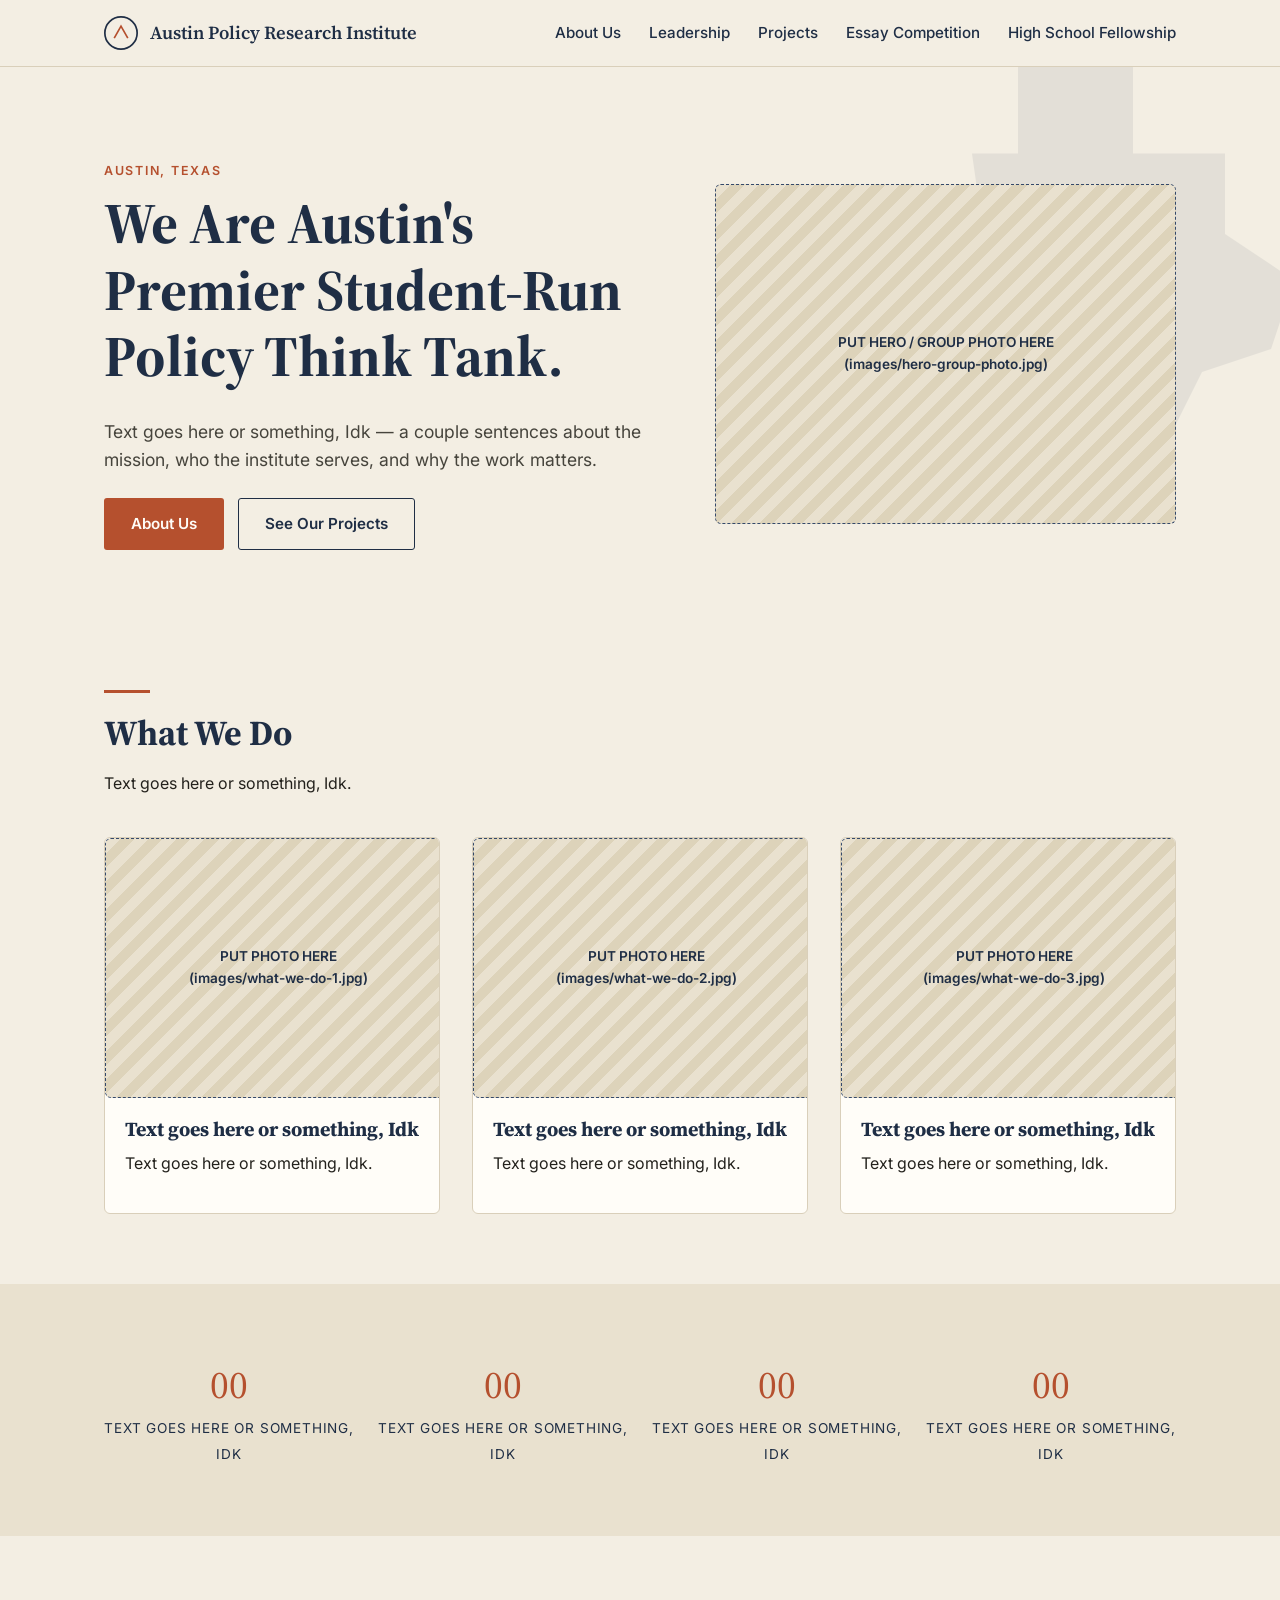
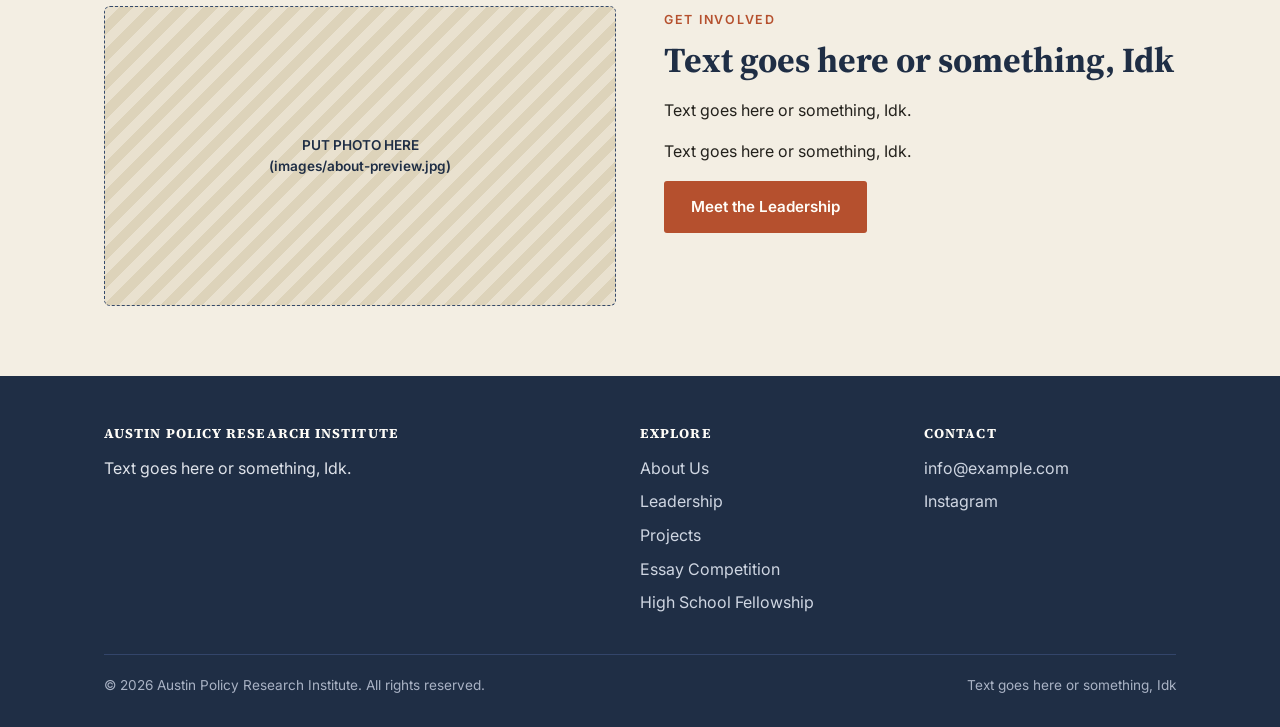
<file: index.html>
<!DOCTYPE html>
<html lang="en">
<head>
<meta charset="UTF-8">
<meta name="viewport" content="width=device-width, initial-scale=1.0">
<title>Austin Policy Research Institute</title>
<meta name="description" content="Austin Policy Research Institute — text goes here or something, Idk">
<link rel="preconnect" href="https://fonts.googleapis.com">
<link href="https://fonts.googleapis.com/css2?family=Source+Serif+4:wght@500;600;700&family=Inter:wght@400;500;600;700&display=swap" rel="stylesheet">
<link rel="stylesheet" href="styles.css">
<!-- PUT A FAVICON HERE -->
</head>
<body>

<header class="site-header">
  <nav class="nav">
    <a href="index.html" class="brand">
      <!-- PUT LOGO IMAGE HERE -->
      <svg class="brand-mark" viewBox="0 0 40 40" fill="none" xmlns="http://www.w3.org/2000/svg">
        <circle cx="20" cy="20" r="19" stroke="#1F2E45" stroke-width="2"/>
        <path d="M12 26 L20 12 L28 26" stroke="#B5502E" stroke-width="2" fill="none"/>
      </svg>
      Austin Policy Research Institute
    </a>
    <button class="nav-toggle" aria-label="Toggle navigation" aria-expanded="false" id="navToggle">☰</button>
    <ul class="nav-links" id="navLinks">
      <li><a href="about-us.html">About Us</a></li>
      <li><a href="leadership.html">Leadership</a></li>
      <li><a href="projects.html">Projects</a></li>
      <li><a href="essay-competition.html">Essay Competition</a></li>
      <li><a href="high-school-fellowship.html">High School Fellowship</a></li>
    </ul>
  </nav>
</header>

<section class="hero">
  <!-- decorative background mark-->
  <svg class="hero-watermark" viewBox="0 0 200 200" xmlns="http://www.w3.org/2000/svg">
    <path d="M60,10 L110,10 L110,55 L150,55 L150,90 L180,110 L170,140 L140,150 L120,190 L90,175 L70,185 L55,160 L30,150 L25,110 L45,90 L40,55 L60,55 Z" fill="currentColor"/>
  </svg>
  <div class="wrap hero-grid">
    <div class="hero-copy">
      <span class="eyebrow">Austin, Texas</span>
      <h1>We Are Austin's Premier Student-Run Policy Think Tank.</h1>
      <p>Text goes here or something, Idk — a couple sentences about the mission, who the institute serves, and why the work matters.</p>
      <div class="button-row">
        <a href="about-us.html" class="btn btn-primary">About Us</a>
        <a href="projects.html" class="btn btn-secondary">See Our Projects</a>
      </div>
    </div>
    <div>
      <!-- GROUP PHOTO HERE -->
      <div class="image-placeholder" style="min-height:340px;">
        PUT HERO / GROUP PHOTO HERE<br>(images/hero-group-photo.jpg)
      </div>
    </div>
  </div>
</section>

<section class="section">
  <div class="wrap">
    <div class="section-header">
      <hr class="divider-mark">
      <h2>What We Do</h2>
      <p>Text goes here or something, Idk.</p>
    </div>
    <div class="card-grid">
      <div class="card">
        <div class="image-placeholder card-photo">
          PUT PHOTO HERE<br>(images/what-we-do-1.jpg)
        </div>
        <div class="card-body">
          <h3>Text goes here or something, Idk</h3>
          <p>Text goes here or something, Idk.</p>
        </div>
      </div>
      <div class="card">
        <div class="image-placeholder card-photo">
          PUT PHOTO HERE<br>(images/what-we-do-2.jpg)
        </div>
        <div class="card-body">
          <h3>Text goes here or something, Idk</h3>
          <p>Text goes here or something, Idk.</p>
        </div>
      </div>
      <div class="card">
        <div class="image-placeholder card-photo">
          PUT PHOTO HERE<br>(images/what-we-do-3.jpg)
        </div>
        <div class="card-body">
          <h3>Text goes here or something, Idk</h3>
          <p>Text goes here or something, Idk.</p>
        </div>
      </div>
    </div>
  </div>
</section>

<section class="section section-alt">
  <div class="wrap">
    <div class="stat-strip">
      <div>
        <span class="stat-number">00</span>
        <span class="stat-label">Text goes here or something, Idk</span>
      </div>
      <div>
        <span class="stat-number">00</span>
        <span class="stat-label">Text goes here or something, Idk</span>
      </div>
      <div>
        <span class="stat-number">00</span>
        <span class="stat-label">Text goes here or something, Idk</span>
      </div>
      <div>
        <span class="stat-number">00</span>
        <span class="stat-label">Text goes here or something, Idk</span>
      </div>
    </div>
  </div>
</section>

<section class="section">
  <div class="wrap two-col">
    <div>
      <!-- PUT PHOTO HERE -->
      <div class="image-placeholder" style="min-height:300px;">
        PUT PHOTO HERE<br>(images/about-preview.jpg)
      </div>
    </div>
    <div>
      <span class="eyebrow">Get Involved</span>
      <h2>Text goes here or something, Idk</h2>
      <p>Text goes here or something, Idk.</p>
      <p>Text goes here or something, Idk.</p>
      <a href="leadership.html" class="btn btn-primary">Meet the Leadership</a>
    </div>
  </div>
</section>

<footer class="site-footer">
  <div class="wrap">
    <div class="footer-grid">
      <div>
        <h4>Austin Policy Research Institute</h4>
        <p>Text goes here or something, Idk.</p>
      </div>
      <div>
        <h4>Explore</h4>
        <ul class="footer-links">
          <li><a href="about-us.html">About Us</a></li>
          <li><a href="leadership.html">Leadership</a></li>
          <li><a href="projects.html">Projects</a></li>
          <li><a href="essay-competition.html">Essay Competition</a></li>
          <li><a href="high-school-fellowship.html">High School Fellowship</a></li>
        </ul>
      </div>
      <div>
        <h4>Contact</h4>
        <ul class="footer-links">
          <!-- PUT REAL EMAIL / SOCIAL MEDIA STUFF HERE -->
          <li><a href="mailto:info@example.com">info@example.com</a></li>
          <li><a href="https://www.instagram.com/" target="_blank" rel="noopener">Instagram</a></li>
        </ul>
      </div>
    </div>
    <div class="footer-bottom">
      <span>&copy; 2026 Austin Policy Research Institute. All rights reserved.</span>
      <span>Text goes here or something, Idk</span>
    </div>
  </div>
</footer>

<script src="script.js"></script>
</body>
</html>
</file>
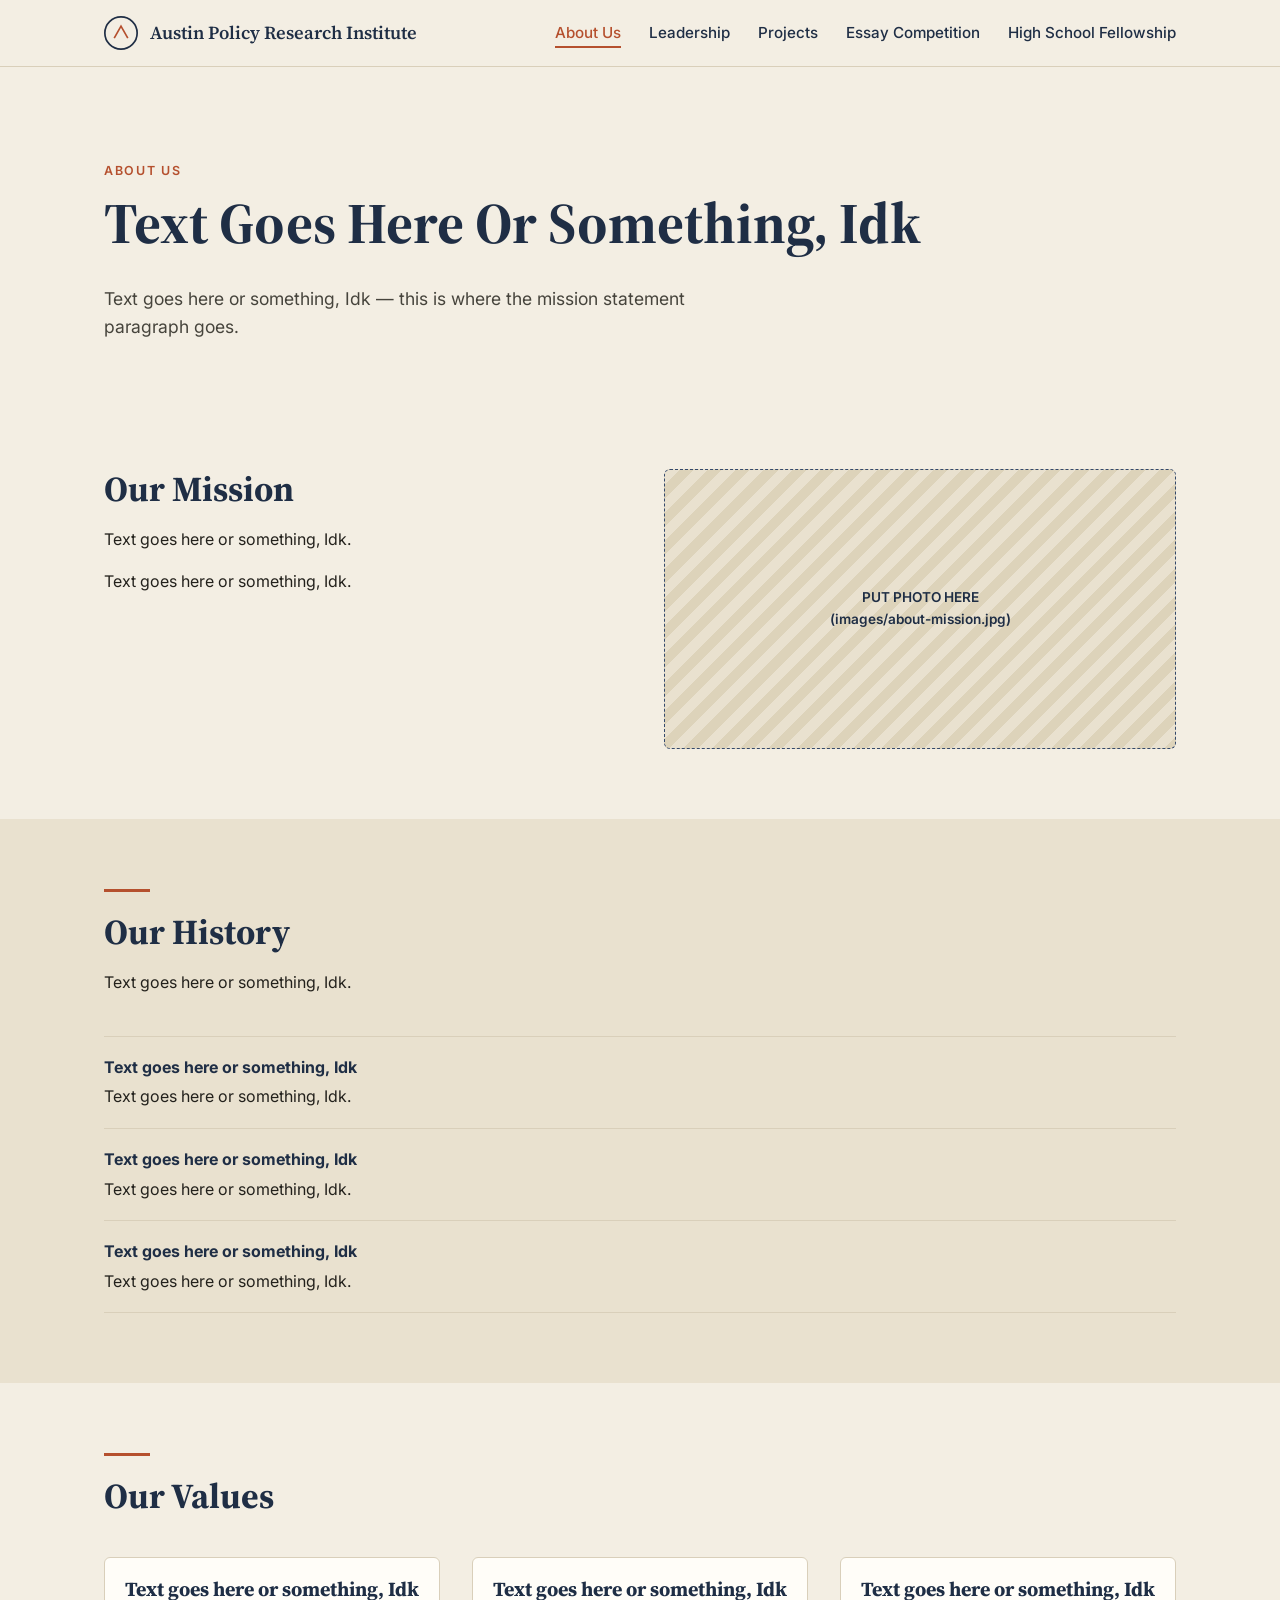
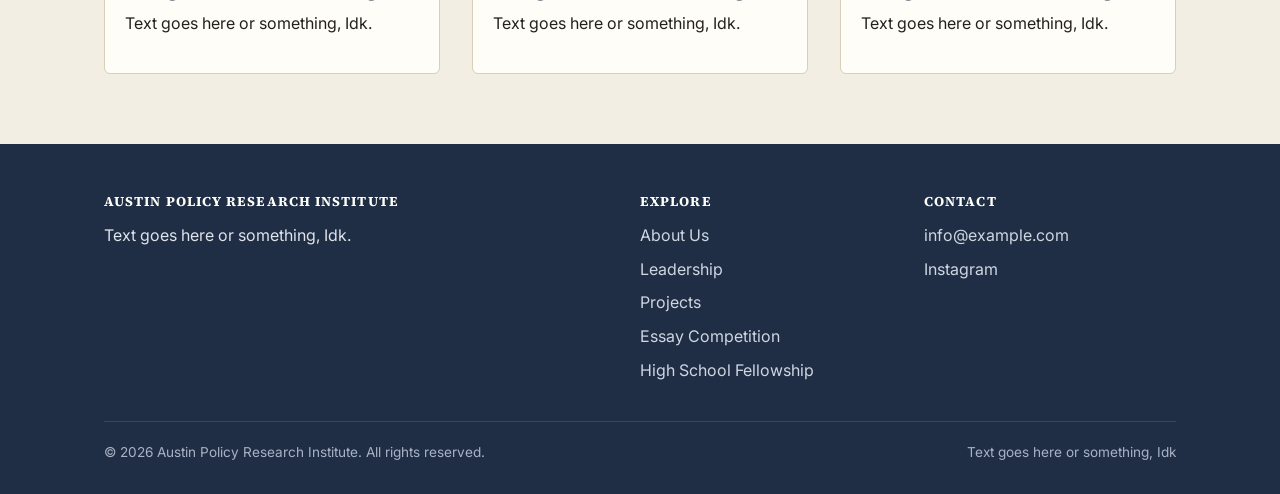
<file: about-us.html>
<!DOCTYPE html>
<html lang="en">
<head>
<meta charset="UTF-8">
<meta name="viewport" content="width=device-width, initial-scale=1.0">
<title>About Us — Austin Policy Research Institute</title>
<link rel="preconnect" href="https://fonts.googleapis.com">
<link href="https://fonts.googleapis.com/css2?family=Source+Serif+4:wght@500;600;700&family=Inter:wght@400;500;600;700&display=swap" rel="stylesheet">
<link rel="stylesheet" href="styles.css">
</head>
<body>

<header class="site-header">
  <nav class="nav">
    <a href="index.html" class="brand">
      <svg class="brand-mark" viewBox="0 0 40 40" fill="none" xmlns="http://www.w3.org/2000/svg">
        <circle cx="20" cy="20" r="19" stroke="#1F2E45" stroke-width="2"/>
        <path d="M12 26 L20 12 L28 26" stroke="#B5502E" stroke-width="2" fill="none"/>
      </svg>
      Austin Policy Research Institute
    </a>
    <button class="nav-toggle" aria-label="Toggle navigation" aria-expanded="false" id="navToggle">☰</button>
    <ul class="nav-links" id="navLinks">
      <li><a href="about-us.html" class="current">About Us</a></li>
      <li><a href="leadership.html">Leadership</a></li>
      <li><a href="projects.html">Projects</a></li>
      <li><a href="essay-competition.html">Essay Competition</a></li>
      <li><a href="high-school-fellowship.html">High School Fellowship</a></li>
    </ul>
  </nav>
</header>

<section class="hero" style="padding-bottom:40px;">
  <div class="wrap">
    <span class="eyebrow">About Us</span>
    <h1>Text Goes Here Or Something, Idk</h1>
    <p style="max-width:60ch; font-size:1.1rem; color:#46443c;">Text goes here or something, Idk — this is where the mission statement paragraph goes.</p>
  </div>
</section>

<section class="section">
  <div class="wrap two-col">
    <div>
      <h2>Our Mission</h2>
      <p>Text goes here or something, Idk.</p>
      <p>Text goes here or something, Idk.</p>
    </div>
    <div>
      <!-- PUT PHOTO HERE -->
      <div class="image-placeholder" style="min-height:280px;">
        PUT PHOTO HERE<br>(images/about-mission.jpg)
      </div>
    </div>
  </div>
</section>

<section class="section section-alt">
  <div class="wrap">
    <div class="section-header">
      <hr class="divider-mark">
      <h2>Our History</h2>
      <p>Text goes here or something, Idk.</p>
    </div>
    <ul class="info-list">
      <li>
        <strong>Text goes here or something, Idk</strong>
        Text goes here or something, Idk.
      </li>
      <li>
        <strong>Text goes here or something, Idk</strong>
        Text goes here or something, Idk.
      </li>
      <li>
        <strong>Text goes here or something, Idk</strong>
        Text goes here or something, Idk.
      </li>
    </ul>
  </div>
</section>

<section class="section">
  <div class="wrap">
    <div class="section-header">
      <hr class="divider-mark">
      <h2>Our Values</h2>
    </div>
    <div class="card-grid">
      <div class="card">
        <div class="card-body">
          <h3>Text goes here or something, Idk</h3>
          <p>Text goes here or something, Idk.</p>
        </div>
      </div>
      <div class="card">
        <div class="card-body">
          <h3>Text goes here or something, Idk</h3>
          <p>Text goes here or something, Idk.</p>
        </div>
      </div>
      <div class="card">
        <div class="card-body">
          <h3>Text goes here or something, Idk</h3>
          <p>Text goes here or something, Idk.</p>
        </div>
      </div>
    </div>
  </div>
</section>

<footer class="site-footer">
  <div class="wrap">
    <div class="footer-grid">
      <div>
        <h4>Austin Policy Research Institute</h4>
        <p>Text goes here or something, Idk.</p>
      </div>
      <div>
        <h4>Explore</h4>
        <ul class="footer-links">
          <li><a href="about-us.html">About Us</a></li>
          <li><a href="leadership.html">Leadership</a></li>
          <li><a href="projects.html">Projects</a></li>
          <li><a href="essay-competition.html">Essay Competition</a></li>
          <li><a href="high-school-fellowship.html">High School Fellowship</a></li>
        </ul>
      </div>
      <div>
        <h4>Contact</h4>
        <ul class="footer-links">
          <li><a href="mailto:info@example.com">info@example.com</a></li>
          <li><a href="https://www.instagram.com/" target="_blank" rel="noopener">Instagram</a></li>
        </ul>
      </div>
    </div>
    <div class="footer-bottom">
      <span>&copy; 2026 Austin Policy Research Institute. All rights reserved.</span>
      <span>Text goes here or something, Idk</span>
    </div>
  </div>
</footer>

<script src="script.js"></script>
</body>
</html>
</file>
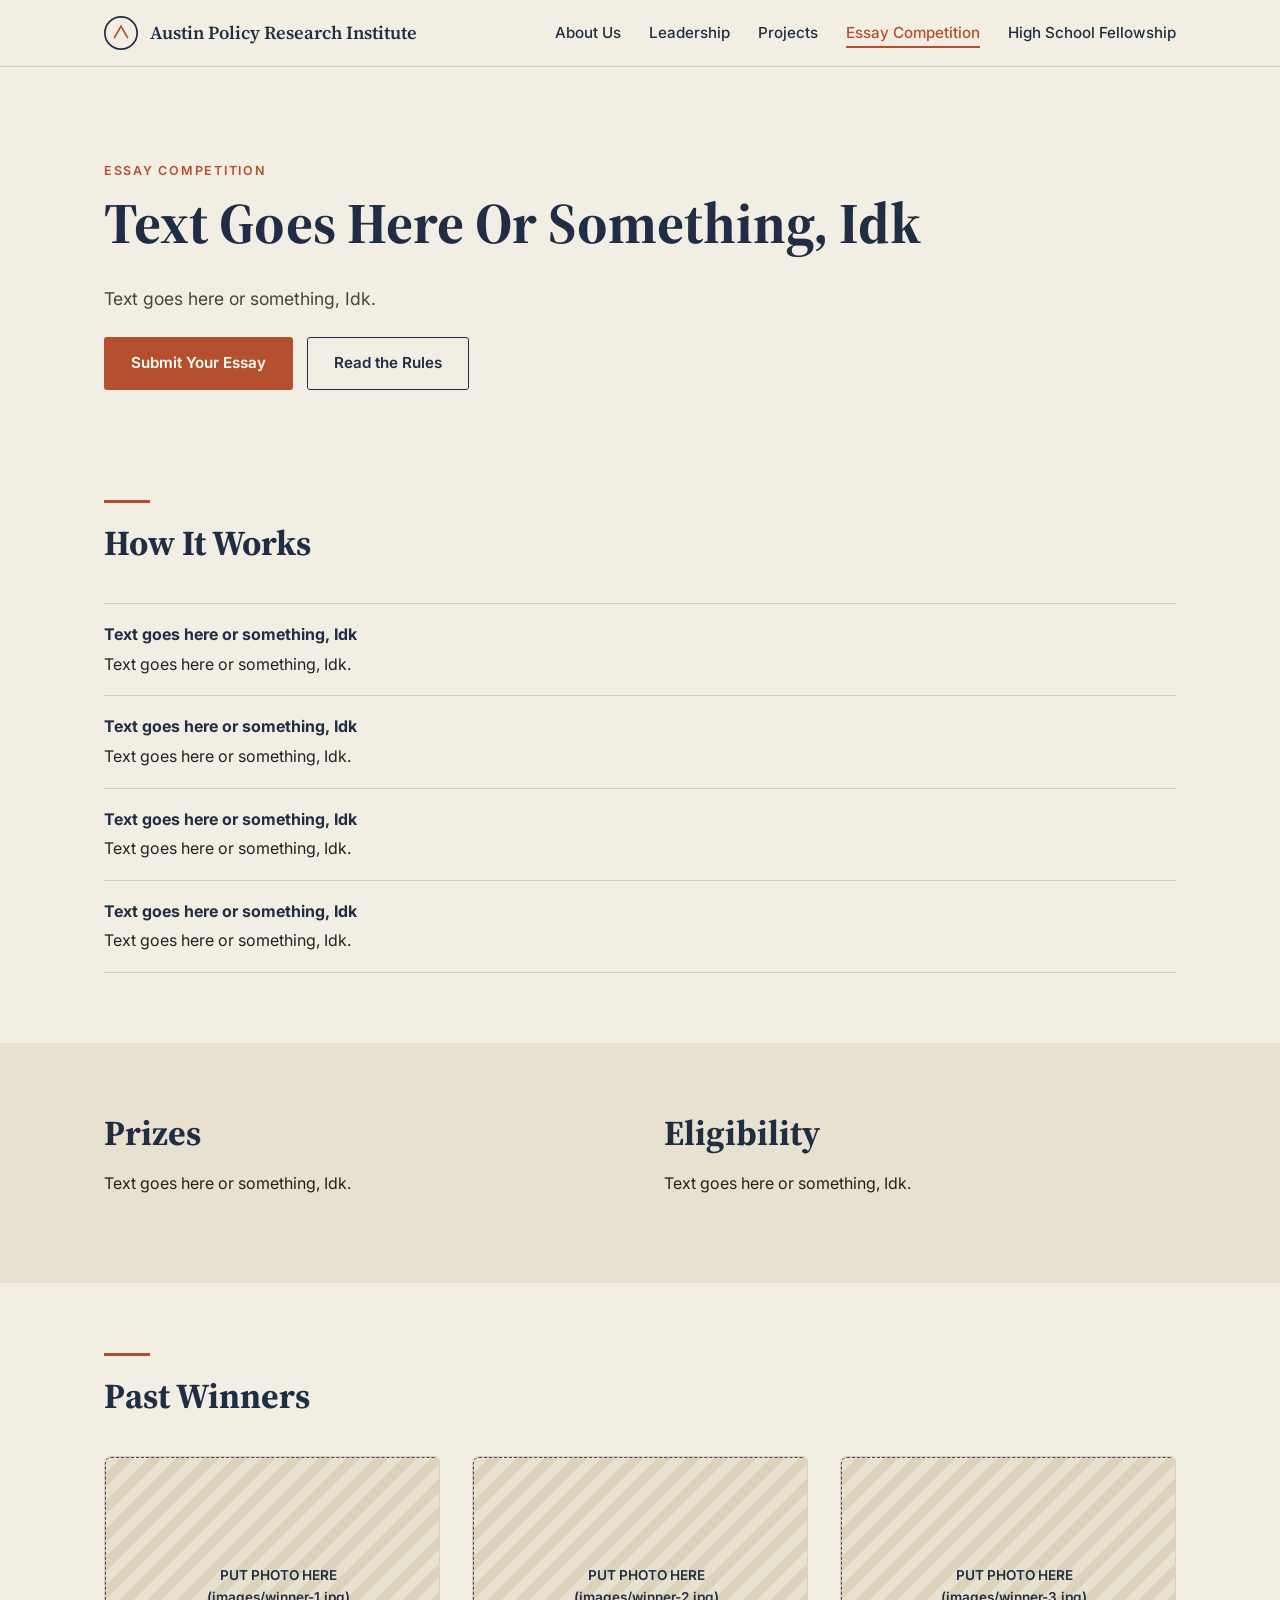
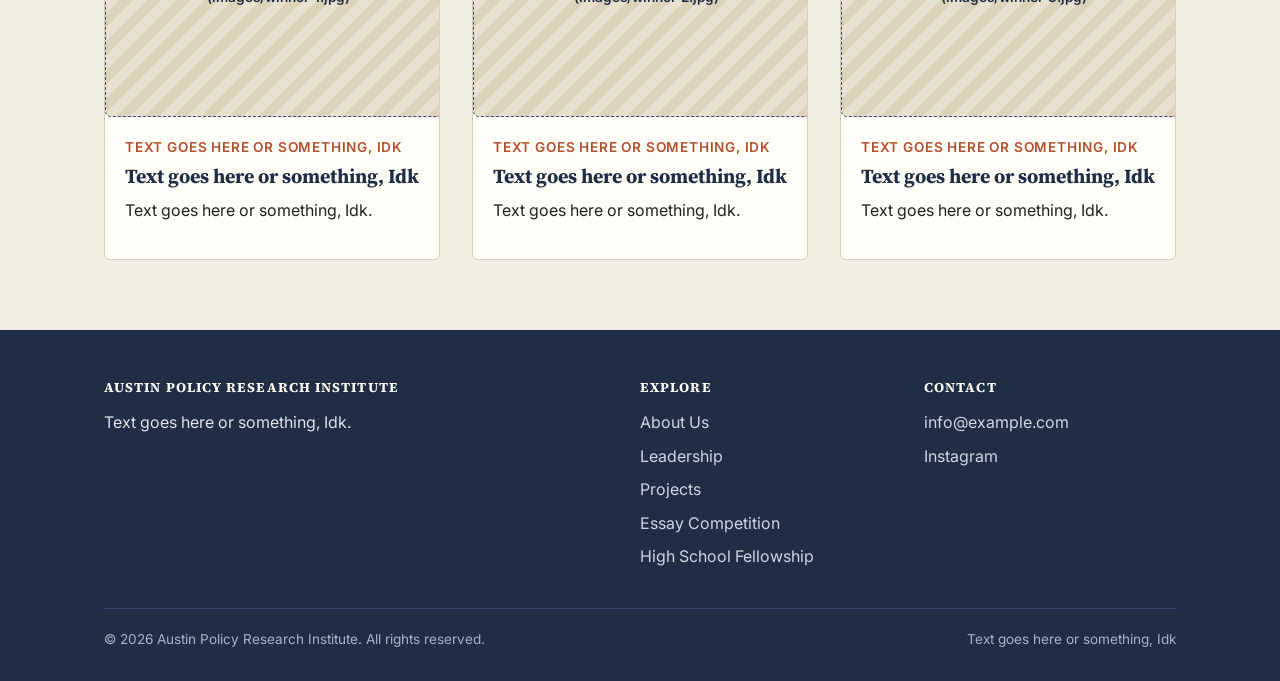
<file: essay-competition.html>
<!DOCTYPE html>
<html lang="en">
<head>
<meta charset="UTF-8">
<meta name="viewport" content="width=device-width, initial-scale=1.0">
<title>Essay Competition — Austin Policy Research Institute</title>
<link rel="preconnect" href="https://fonts.googleapis.com">
<link href="https://fonts.googleapis.com/css2?family=Source+Serif+4:wght@500;600;700&family=Inter:wght@400;500;600;700&display=swap" rel="stylesheet">
<link rel="stylesheet" href="styles.css">
</head>
<body>

<header class="site-header">
  <nav class="nav">
    <a href="index.html" class="brand">
      <svg class="brand-mark" viewBox="0 0 40 40" fill="none" xmlns="http://www.w3.org/2000/svg">
        <circle cx="20" cy="20" r="19" stroke="#1F2E45" stroke-width="2"/>
        <path d="M12 26 L20 12 L28 26" stroke="#B5502E" stroke-width="2" fill="none"/>
      </svg>
      Austin Policy Research Institute
    </a>
    <button class="nav-toggle" aria-label="Toggle navigation" aria-expanded="false" id="navToggle">☰</button>
    <ul class="nav-links" id="navLinks">
      <li><a href="about-us.html">About Us</a></li>
      <li><a href="leadership.html">Leadership</a></li>
      <li><a href="projects.html">Projects</a></li>
      <li><a href="essay-competition.html" class="current">Essay Competition</a></li>
      <li><a href="high-school-fellowship.html">High School Fellowship</a></li>
    </ul>
  </nav>
</header>

<section class="hero" style="padding-bottom:40px;">
  <div class="wrap">
    <span class="eyebrow">Essay Competition</span>
    <h1>Text Goes Here Or Something, Idk</h1>
    <p style="max-width:60ch; font-size:1.1rem; color:#46443c;">Text goes here or something, Idk.</p>
    <div class="button-row">
      <a href="#" class="btn btn-primary">Submit Your Essay</a>
      <a href="#" class="btn btn-secondary">Read the Rules</a>
    </div>
  </div>
</section>

<section class="section">
  <div class="wrap">
    <div class="section-header">
      <hr class="divider-mark">
      <h2>How It Works</h2>
    </div>
    <ul class="info-list">
      <li>
        <strong>Text goes here or something, Idk</strong>
        Text goes here or something, Idk.
      </li>
      <li>
        <strong>Text goes here or something, Idk</strong>
        Text goes here or something, Idk.
      </li>
      <li>
        <strong>Text goes here or something, Idk</strong>
        Text goes here or something, Idk.
      </li>
      <li>
        <strong>Text goes here or something, Idk</strong>
        Text goes here or something, Idk.
      </li>
    </ul>
  </div>
</section>

<section class="section section-alt">
  <div class="wrap two-col">
    <div>
      <h2>Prizes</h2>
      <p>Text goes here or something, Idk.</p>
    </div>
    <div>
      <h2>Eligibility</h2>
      <p>Text goes here or something, Idk.</p>
    </div>
  </div>
</section>

<section class="section">
  <div class="wrap">
    <div class="section-header">
      <hr class="divider-mark">
      <h2>Past Winners</h2>
    </div>
    <div class="card-grid">
      <div class="card">
        <div class="image-placeholder card-photo">
          PUT PHOTO HERE<br>(images/winner-1.jpg)
        </div>
        <div class="card-body">
          <span class="card-role">Text goes here or something, Idk</span>
          <h3>Text goes here or something, Idk</h3>
          <p>Text goes here or something, Idk.</p>
        </div>
      </div>
      <div class="card">
        <div class="image-placeholder card-photo">
          PUT PHOTO HERE<br>(images/winner-2.jpg)
        </div>
        <div class="card-body">
          <span class="card-role">Text goes here or something, Idk</span>
          <h3>Text goes here or something, Idk</h3>
          <p>Text goes here or something, Idk.</p>
        </div>
      </div>
      <div class="card">
        <div class="image-placeholder card-photo">
          PUT PHOTO HERE<br>(images/winner-3.jpg)
        </div>
        <div class="card-body">
          <span class="card-role">Text goes here or something, Idk</span>
          <h3>Text goes here or something, Idk</h3>
          <p>Text goes here or something, Idk.</p>
        </div>
      </div>
    </div>
  </div>
</section>

<footer class="site-footer">
  <div class="wrap">
    <div class="footer-grid">
      <div>
        <h4>Austin Policy Research Institute</h4>
        <p>Text goes here or something, Idk.</p>
      </div>
      <div>
        <h4>Explore</h4>
        <ul class="footer-links">
          <li><a href="about-us.html">About Us</a></li>
          <li><a href="leadership.html">Leadership</a></li>
          <li><a href="projects.html">Projects</a></li>
          <li><a href="essay-competition.html">Essay Competition</a></li>
          <li><a href="high-school-fellowship.html">High School Fellowship</a></li>
        </ul>
      </div>
      <div>
        <h4>Contact</h4>
        <ul class="footer-links">
          <li><a href="mailto:info@example.com">info@example.com</a></li>
          <li><a href="https://www.instagram.com/" target="_blank" rel="noopener">Instagram</a></li>
        </ul>
      </div>
    </div>
    <div class="footer-bottom">
      <span>&copy; 2026 Austin Policy Research Institute. All rights reserved.</span>
      <span>Text goes here or something, Idk</span>
    </div>
  </div>
</footer>

<script src="script.js"></script>
</body>
</html>
</file>
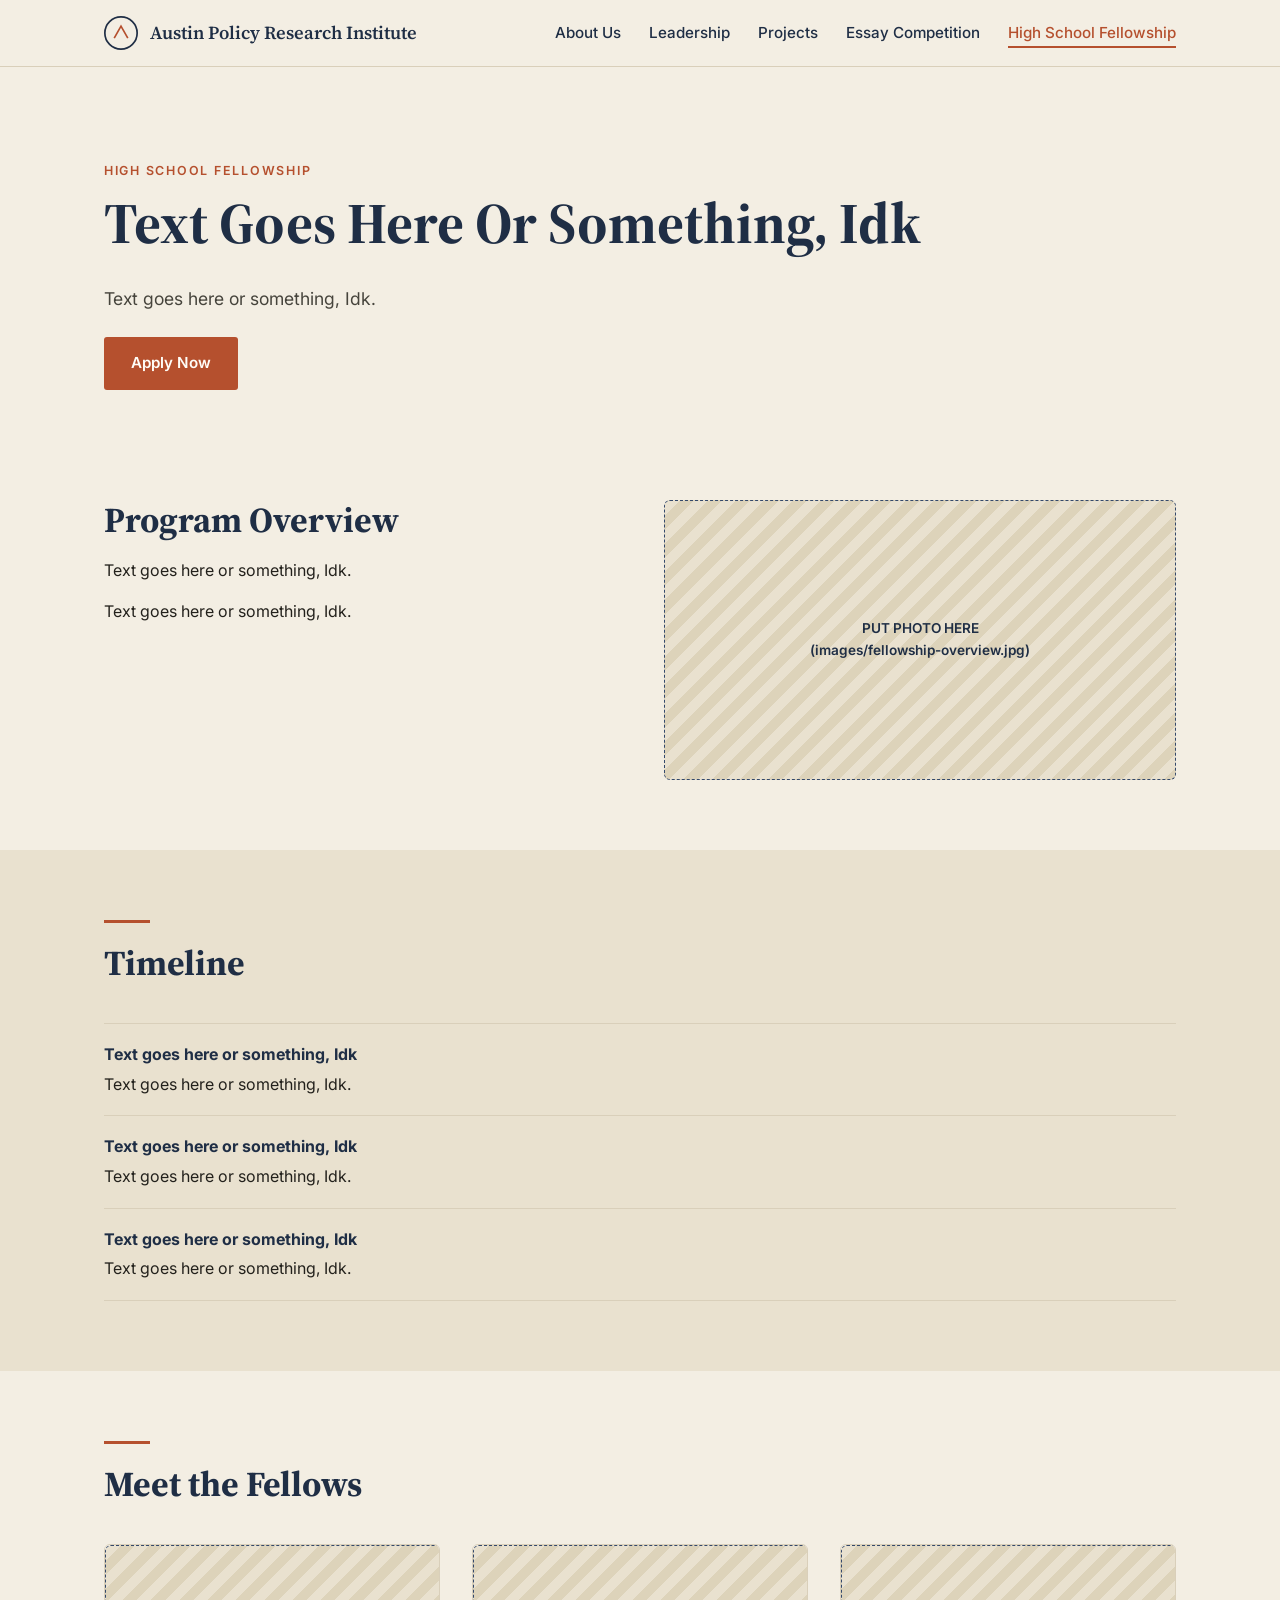
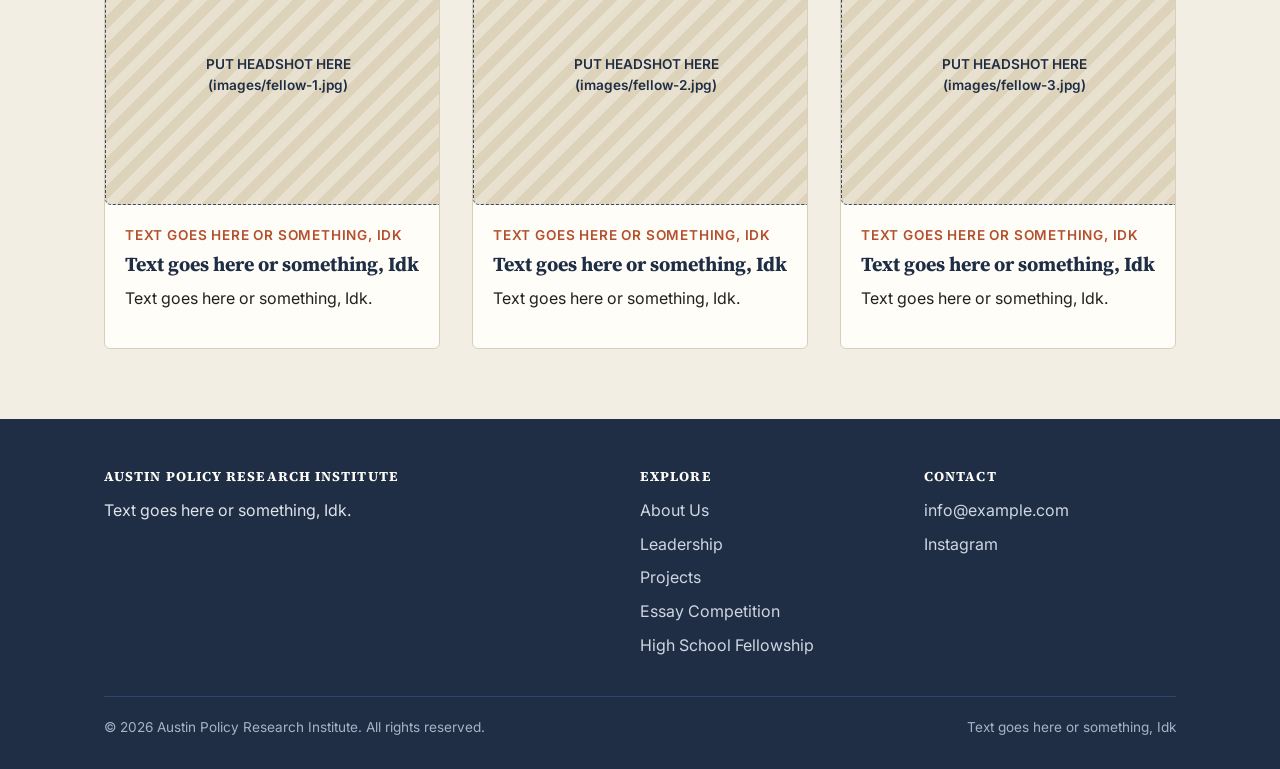
<file: high-school-fellowship.html>
<!DOCTYPE html>
<html lang="en">
<head>
<meta charset="UTF-8">
<meta name="viewport" content="width=device-width, initial-scale=1.0">
<title>High School Fellowship — Austin Policy Research Institute</title>
<link rel="preconnect" href="https://fonts.googleapis.com">
<link href="https://fonts.googleapis.com/css2?family=Source+Serif+4:wght@500;600;700&family=Inter:wght@400;500;600;700&display=swap" rel="stylesheet">
<link rel="stylesheet" href="styles.css">
</head>
<body>

<header class="site-header">
  <nav class="nav">
    <a href="index.html" class="brand">
      <svg class="brand-mark" viewBox="0 0 40 40" fill="none" xmlns="http://www.w3.org/2000/svg">
        <circle cx="20" cy="20" r="19" stroke="#1F2E45" stroke-width="2"/>
        <path d="M12 26 L20 12 L28 26" stroke="#B5502E" stroke-width="2" fill="none"/>
      </svg>
      Austin Policy Research Institute
    </a>
    <button class="nav-toggle" aria-label="Toggle navigation" aria-expanded="false" id="navToggle">☰</button>
    <ul class="nav-links" id="navLinks">
      <li><a href="about-us.html">About Us</a></li>
      <li><a href="leadership.html">Leadership</a></li>
      <li><a href="projects.html">Projects</a></li>
      <li><a href="essay-competition.html">Essay Competition</a></li>
      <li><a href="high-school-fellowship.html" class="current">High School Fellowship</a></li>
    </ul>
  </nav>
</header>

<section class="hero" style="padding-bottom:40px;">
  <div class="wrap">
    <span class="eyebrow">High School Fellowship</span>
    <h1>Text Goes Here Or Something, Idk</h1>
    <p style="max-width:60ch; font-size:1.1rem; color:#46443c;">Text goes here or something, Idk.</p>
    <div class="button-row">
      <a href="#" class="btn btn-primary">Apply Now</a>
    </div>
  </div>
</section>

<section class="section">
  <div class="wrap two-col">
    <div>
      <h2>Program Overview</h2>
      <p>Text goes here or something, Idk.</p>
      <p>Text goes here or something, Idk.</p>
    </div>
    <div>
      <!-- PUT PHOTO HERE -->
      <div class="image-placeholder" style="min-height:280px;">
        PUT PHOTO HERE<br>(images/fellowship-overview.jpg)
      </div>
    </div>
  </div>
</section>

<section class="section section-alt">
  <div class="wrap">
    <div class="section-header">
      <hr class="divider-mark">
      <h2>Timeline</h2>
    </div>
    <ul class="info-list">
      <li>
        <strong>Text goes here or something, Idk</strong>
        Text goes here or something, Idk.
      </li>
      <li>
        <strong>Text goes here or something, Idk</strong>
        Text goes here or something, Idk.
      </li>
      <li>
        <strong>Text goes here or something, Idk</strong>
        Text goes here or something, Idk.
      </li>
    </ul>
  </div>
</section>

<section class="section">
  <div class="wrap">
    <div class="section-header">
      <hr class="divider-mark">
      <h2>Meet the Fellows</h2>
    </div>
    <div class="card-grid">
      <div class="card">
        <div class="image-placeholder card-photo">
          PUT HEADSHOT HERE<br>(images/fellow-1.jpg)
        </div>
        <div class="card-body">
          <span class="card-role">Text goes here or something, Idk</span>
          <h3>Text goes here or something, Idk</h3>
          <p>Text goes here or something, Idk.</p>
        </div>
      </div>
      <div class="card">
        <div class="image-placeholder card-photo">
          PUT HEADSHOT HERE<br>(images/fellow-2.jpg)
        </div>
        <div class="card-body">
          <span class="card-role">Text goes here or something, Idk</span>
          <h3>Text goes here or something, Idk</h3>
          <p>Text goes here or something, Idk.</p>
        </div>
      </div>
      <div class="card">
        <div class="image-placeholder card-photo">
          PUT HEADSHOT HERE<br>(images/fellow-3.jpg)
        </div>
        <div class="card-body">
          <span class="card-role">Text goes here or something, Idk</span>
          <h3>Text goes here or something, Idk</h3>
          <p>Text goes here or something, Idk.</p>
        </div>
      </div>
    </div>
  </div>
</section>

<footer class="site-footer">
  <div class="wrap">
    <div class="footer-grid">
      <div>
        <h4>Austin Policy Research Institute</h4>
        <p>Text goes here or something, Idk.</p>
      </div>
      <div>
        <h4>Explore</h4>
        <ul class="footer-links">
          <li><a href="about-us.html">About Us</a></li>
          <li><a href="leadership.html">Leadership</a></li>
          <li><a href="projects.html">Projects</a></li>
          <li><a href="essay-competition.html">Essay Competition</a></li>
          <li><a href="high-school-fellowship.html">High School Fellowship</a></li>
        </ul>
      </div>
      <div>
        <h4>Contact</h4>
        <ul class="footer-links">
          <li><a href="mailto:info@example.com">info@example.com</a></li>
          <li><a href="https://www.instagram.com/" target="_blank" rel="noopener">Instagram</a></li>
        </ul>
      </div>
    </div>
    <div class="footer-bottom">
      <span>&copy; 2026 Austin Policy Research Institute. All rights reserved.</span>
      <span>Text goes here or something, Idk</span>
    </div>
  </div>
</footer>

<script src="script.js"></script>
</body>
</html>
</file>
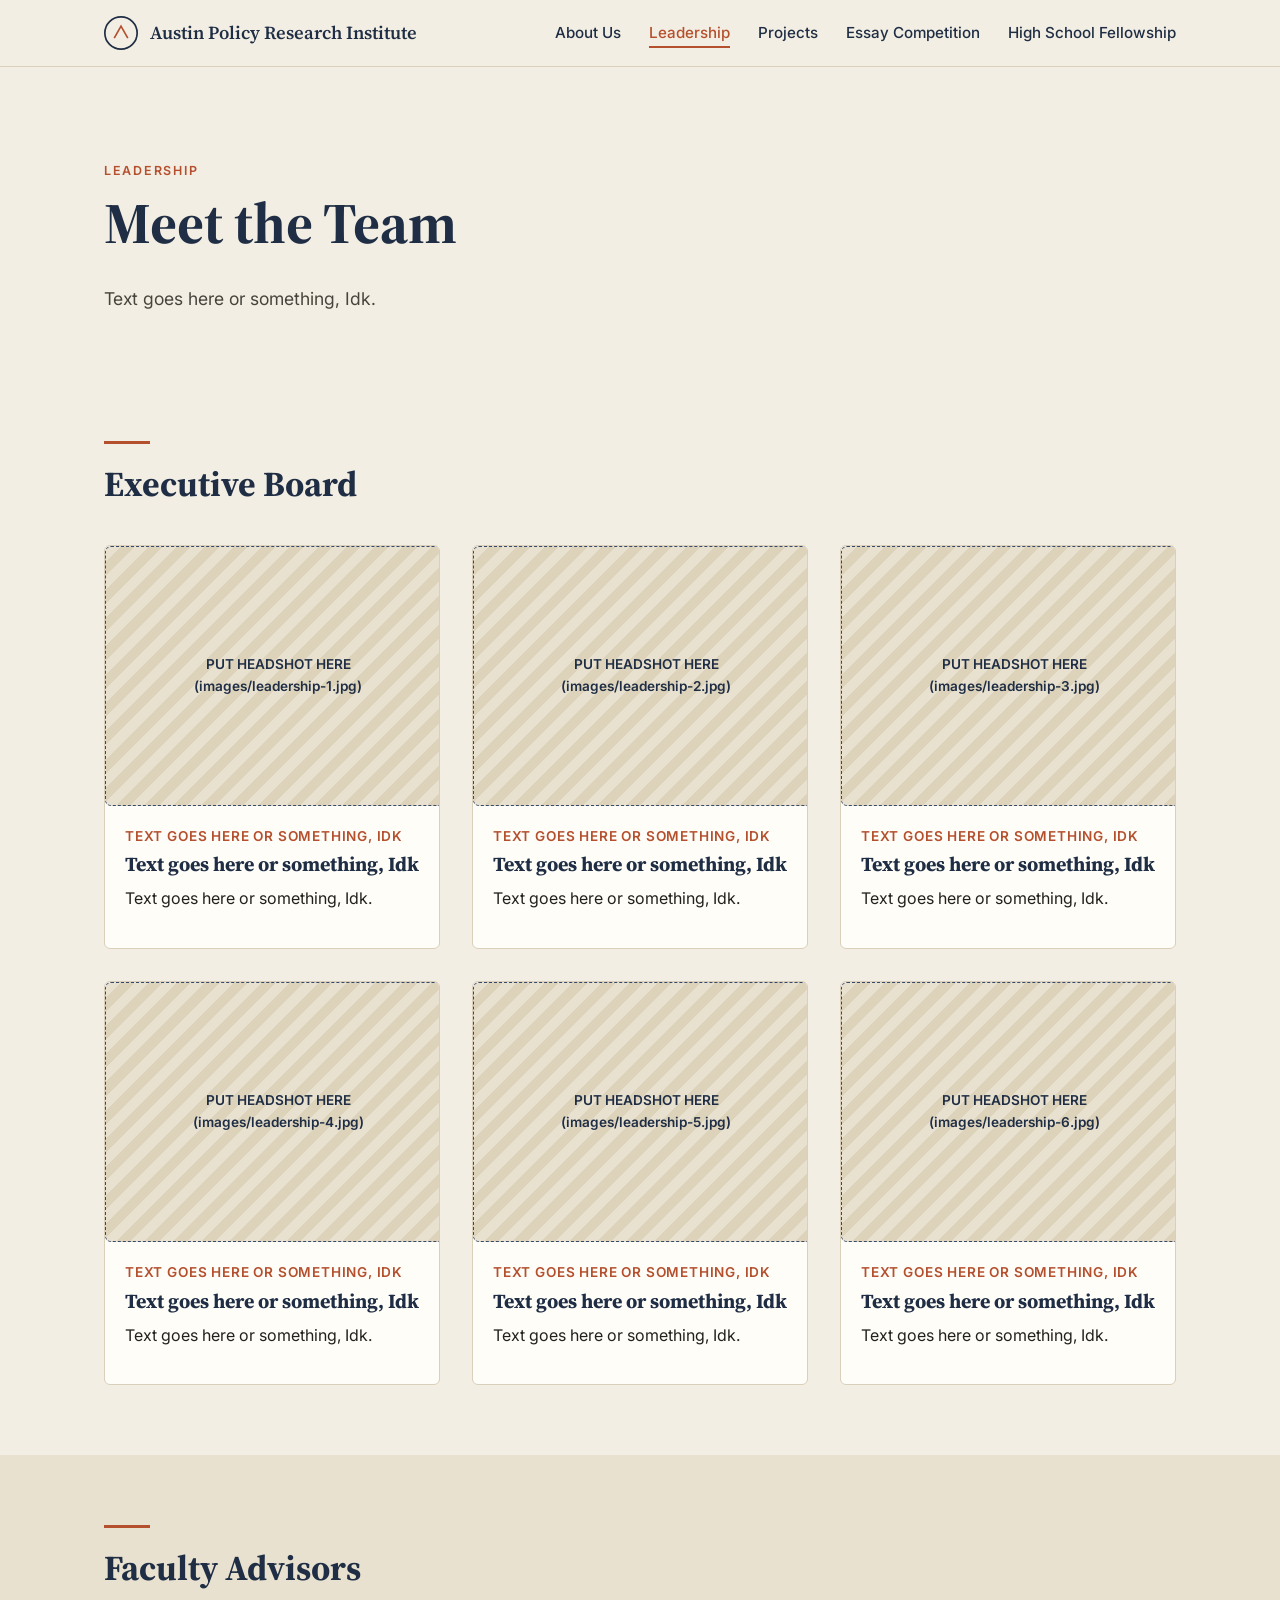
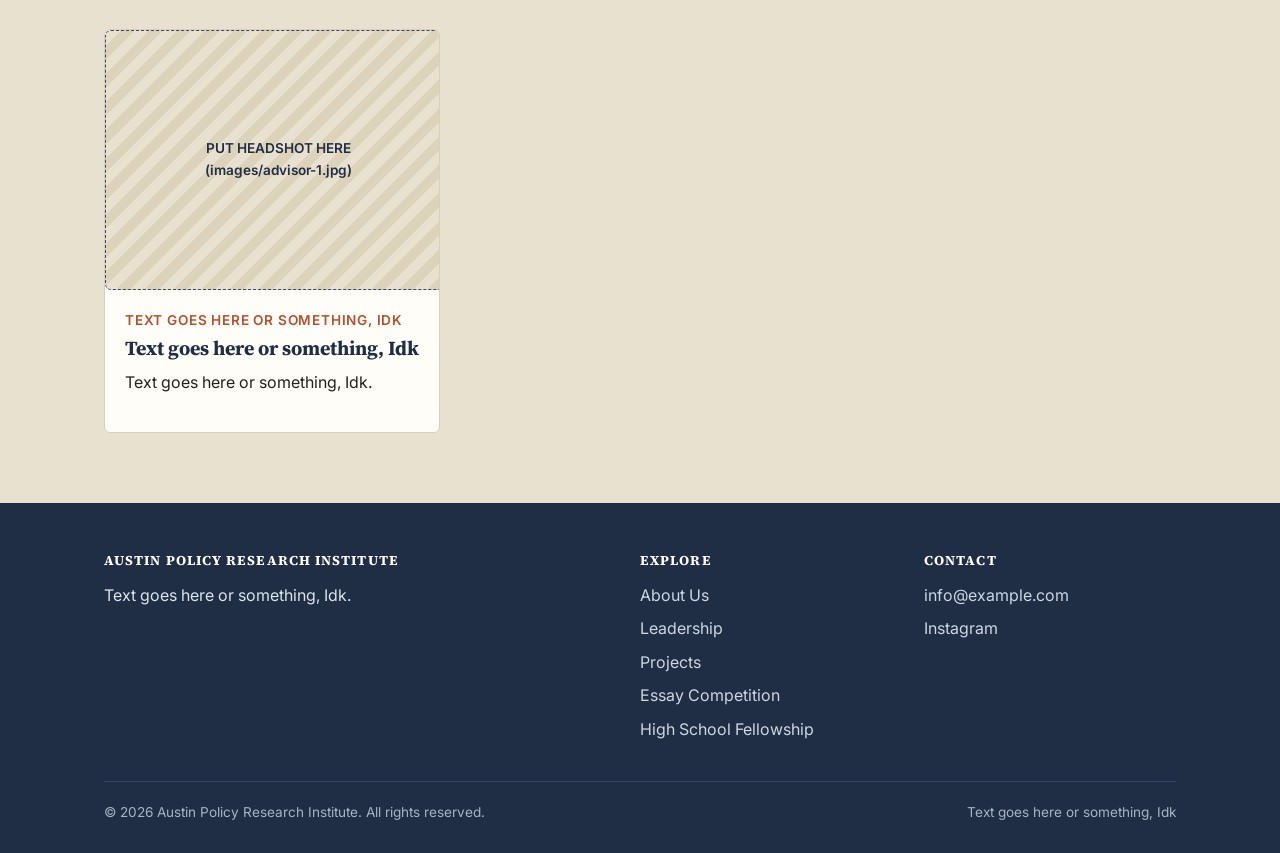
<file: leadership.html>
<!DOCTYPE html>
<html lang="en">
<head>
<meta charset="UTF-8">
<meta name="viewport" content="width=device-width, initial-scale=1.0">
<title>Leadership — Austin Policy Research Institute</title>
<link rel="preconnect" href="https://fonts.googleapis.com">
<link href="https://fonts.googleapis.com/css2?family=Source+Serif+4:wght@500;600;700&family=Inter:wght@400;500;600;700&display=swap" rel="stylesheet">
<link rel="stylesheet" href="styles.css">
</head>
<body>

<header class="site-header">
  <nav class="nav">
    <a href="index.html" class="brand">
      <svg class="brand-mark" viewBox="0 0 40 40" fill="none" xmlns="http://www.w3.org/2000/svg">
        <circle cx="20" cy="20" r="19" stroke="#1F2E45" stroke-width="2"/>
        <path d="M12 26 L20 12 L28 26" stroke="#B5502E" stroke-width="2" fill="none"/>
      </svg>
      Austin Policy Research Institute
    </a>
    <button class="nav-toggle" aria-label="Toggle navigation" aria-expanded="false" id="navToggle">☰</button>
    <ul class="nav-links" id="navLinks">
      <li><a href="about-us.html">About Us</a></li>
      <li><a href="leadership.html" class="current">Leadership</a></li>
      <li><a href="projects.html">Projects</a></li>
      <li><a href="essay-competition.html">Essay Competition</a></li>
      <li><a href="high-school-fellowship.html">High School Fellowship</a></li>
    </ul>
  </nav>
</header>

<section class="hero" style="padding-bottom:40px;">
  <div class="wrap">
    <span class="eyebrow">Leadership</span>
    <h1>Meet the Team</h1>
    <p style="max-width:60ch; font-size:1.1rem; color:#46443c;">Text goes here or something, Idk.</p>
  </div>
</section>

<section class="section">
  <div class="wrap">
    <div class="section-header">
      <hr class="divider-mark">
      <h2>Executive Board</h2>
    </div>
    <div class="card-grid">

      <!-- Repeat this -->
      <div class="card">
        <!-- PUT HEADSHOT PHOTO HERE -->
        <div class="image-placeholder card-photo">
          PUT HEADSHOT HERE<br>(images/leadership-1.jpg)
        </div>
        <div class="card-body">
          <span class="card-role">Text goes here or something, Idk</span>
          <h3>Text goes here or something, Idk</h3>
          <p>Text goes here or something, Idk.</p>
        </div>
      </div>

      <div class="card">
        <div class="image-placeholder card-photo">
          PUT HEADSHOT HERE<br>(images/leadership-2.jpg)
        </div>
        <div class="card-body">
          <span class="card-role">Text goes here or something, Idk</span>
          <h3>Text goes here or something, Idk</h3>
          <p>Text goes here or something, Idk.</p>
        </div>
      </div>

      <div class="card">
        <div class="image-placeholder card-photo">
          PUT HEADSHOT HERE<br>(images/leadership-3.jpg)
        </div>
        <div class="card-body">
          <span class="card-role">Text goes here or something, Idk</span>
          <h3>Text goes here or something, Idk</h3>
          <p>Text goes here or something, Idk.</p>
        </div>
      </div>

      <div class="card">
        <div class="image-placeholder card-photo">
          PUT HEADSHOT HERE<br>(images/leadership-4.jpg)
        </div>
        <div class="card-body">
          <span class="card-role">Text goes here or something, Idk</span>
          <h3>Text goes here or something, Idk</h3>
          <p>Text goes here or something, Idk.</p>
        </div>
      </div>

      <div class="card">
        <div class="image-placeholder card-photo">
          PUT HEADSHOT HERE<br>(images/leadership-5.jpg)
        </div>
        <div class="card-body">
          <span class="card-role">Text goes here or something, Idk</span>
          <h3>Text goes here or something, Idk</h3>
          <p>Text goes here or something, Idk.</p>
        </div>
      </div>

      <div class="card">
        <div class="image-placeholder card-photo">
          PUT HEADSHOT HERE<br>(images/leadership-6.jpg)
        </div>
        <div class="card-body">
          <span class="card-role">Text goes here or something, Idk</span>
          <h3>Text goes here or something, Idk</h3>
          <p>Text goes here or something, Idk.</p>
        </div>
      </div>

    </div>
  </div>
</section>

<section class="section section-alt">
  <div class="wrap">
    <div class="section-header">
      <hr class="divider-mark">
      <h2>Faculty Advisors</h2>
    </div>
    <div class="card-grid">
      <div class="card">
        <div class="image-placeholder card-photo">
          PUT HEADSHOT HERE<br>(images/advisor-1.jpg)
        </div>
        <div class="card-body">
          <span class="card-role">Text goes here or something, Idk</span>
          <h3>Text goes here or something, Idk</h3>
          <p>Text goes here or something, Idk.</p>
        </div>
      </div>
    </div>
  </div>
</section>

<footer class="site-footer">
  <div class="wrap">
    <div class="footer-grid">
      <div>
        <h4>Austin Policy Research Institute</h4>
        <p>Text goes here or something, Idk.</p>
      </div>
      <div>
        <h4>Explore</h4>
        <ul class="footer-links">
          <li><a href="about-us.html">About Us</a></li>
          <li><a href="leadership.html">Leadership</a></li>
          <li><a href="projects.html">Projects</a></li>
          <li><a href="essay-competition.html">Essay Competition</a></li>
          <li><a href="high-school-fellowship.html">High School Fellowship</a></li>
        </ul>
      </div>
      <div>
        <h4>Contact</h4>
        <ul class="footer-links">
          <li><a href="mailto:info@example.com">info@example.com</a></li>
          <li><a href="https://www.instagram.com/" target="_blank" rel="noopener">Instagram</a></li>
        </ul>
      </div>
    </div>
    <div class="footer-bottom">
      <span>&copy; 2026 Austin Policy Research Institute. All rights reserved.</span>
      <span>Text goes here or something, Idk</span>
    </div>
  </div>
</footer>

<script src="script.js"></script>
</body>
</html>
</file>
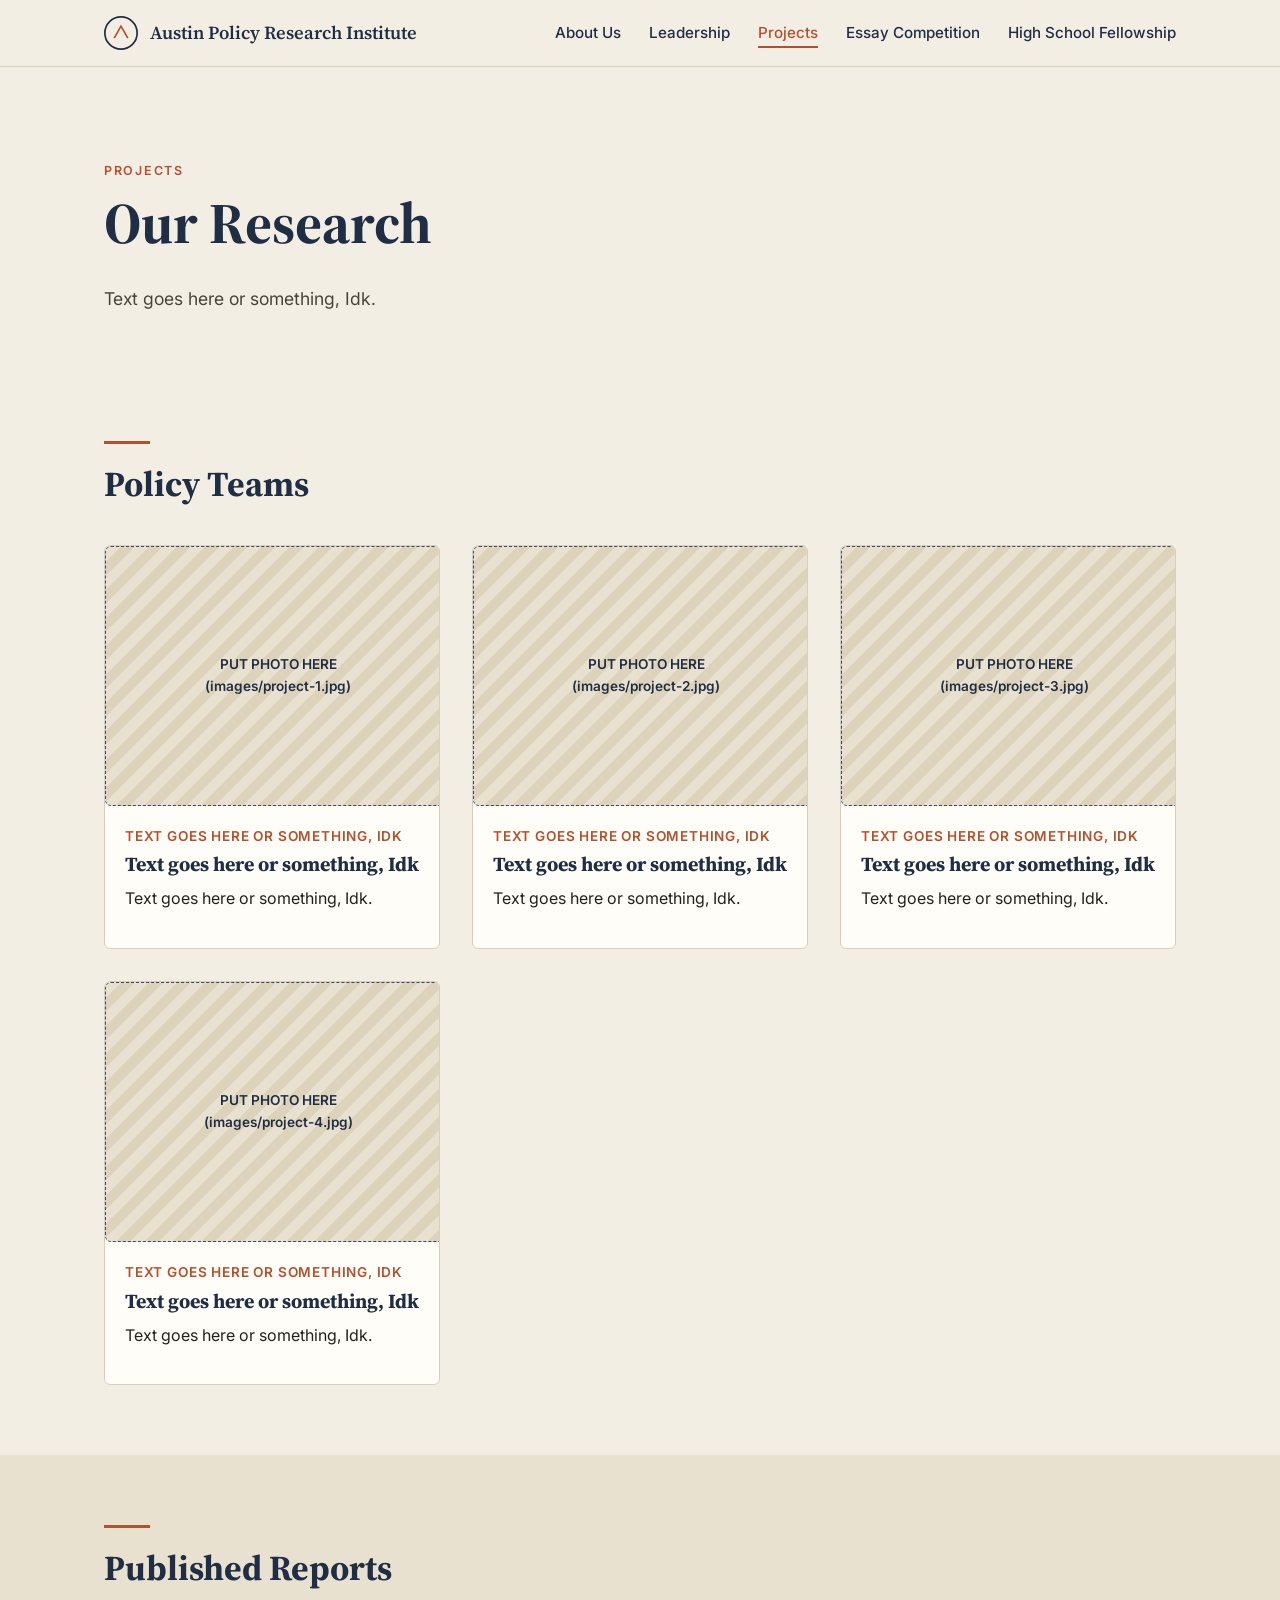
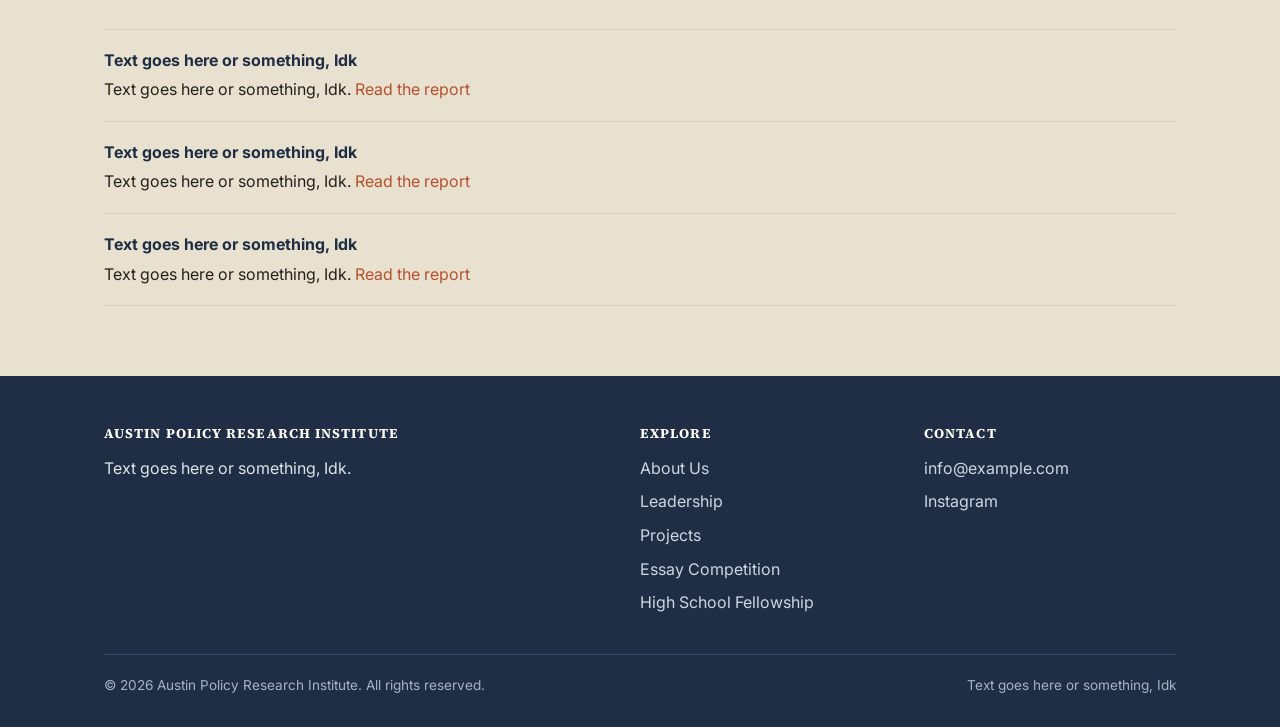
<file: projects.html>
<!DOCTYPE html>
<html lang="en">
<head>
<meta charset="UTF-8">
<meta name="viewport" content="width=device-width, initial-scale=1.0">
<title>Projects — Austin Policy Research Institute</title>
<link rel="preconnect" href="https://fonts.googleapis.com">
<link href="https://fonts.googleapis.com/css2?family=Source+Serif+4:wght@500;600;700&family=Inter:wght@400;500;600;700&display=swap" rel="stylesheet">
<link rel="stylesheet" href="styles.css">
</head>
<body>

<header class="site-header">
  <nav class="nav">
    <a href="index.html" class="brand">
      <svg class="brand-mark" viewBox="0 0 40 40" fill="none" xmlns="http://www.w3.org/2000/svg">
        <circle cx="20" cy="20" r="19" stroke="#1F2E45" stroke-width="2"/>
        <path d="M12 26 L20 12 L28 26" stroke="#B5502E" stroke-width="2" fill="none"/>
      </svg>
      Austin Policy Research Institute
    </a>
    <button class="nav-toggle" aria-label="Toggle navigation" aria-expanded="false" id="navToggle">☰</button>
    <ul class="nav-links" id="navLinks">
      <li><a href="about-us.html">About Us</a></li>
      <li><a href="leadership.html">Leadership</a></li>
      <li><a href="projects.html" class="current">Projects</a></li>
      <li><a href="essay-competition.html">Essay Competition</a></li>
      <li><a href="high-school-fellowship.html">High School Fellowship</a></li>
    </ul>
  </nav>
</header>

<section class="hero" style="padding-bottom:40px;">
  <div class="wrap">
    <span class="eyebrow">Projects</span>
    <h1>Our Research</h1>
    <p style="max-width:60ch; font-size:1.1rem; color:#46443c;">Text goes here or something, Idk.</p>
  </div>
</section>

<section class="section">
  <div class="wrap">
    <div class="section-header">
      <hr class="divider-mark">
      <h2>Policy Teams</h2>
    </div>
    <div class="card-grid">

      <!-- Repeat this -->
      <div class="card">
        <!-- PUT PROJECT PHOTO HERE -->
        <div class="image-placeholder card-photo">
          PUT PHOTO HERE<br>(images/project-1.jpg)
        </div>
        <div class="card-body">
          <span class="card-role">Text goes here or something, Idk</span>
          <h3>Text goes here or something, Idk</h3>
          <p>Text goes here or something, Idk.</p>
        </div>
      </div>

      <div class="card">
        <div class="image-placeholder card-photo">
          PUT PHOTO HERE<br>(images/project-2.jpg)
        </div>
        <div class="card-body">
          <span class="card-role">Text goes here or something, Idk</span>
          <h3>Text goes here or something, Idk</h3>
          <p>Text goes here or something, Idk.</p>
        </div>
      </div>

      <div class="card">
        <div class="image-placeholder card-photo">
          PUT PHOTO HERE<br>(images/project-3.jpg)
        </div>
        <div class="card-body">
          <span class="card-role">Text goes here or something, Idk</span>
          <h3>Text goes here or something, Idk</h3>
          <p>Text goes here or something, Idk.</p>
        </div>
      </div>

      <div class="card">
        <div class="image-placeholder card-photo">
          PUT PHOTO HERE<br>(images/project-4.jpg)
        </div>
        <div class="card-body">
          <span class="card-role">Text goes here or something, Idk</span>
          <h3>Text goes here or something, Idk</h3>
          <p>Text goes here or something, Idk.</p>
        </div>
      </div>

    </div>
  </div>
</section>

<section class="section section-alt">
  <div class="wrap">
    <div class="section-header">
      <hr class="divider-mark">
      <h2>Published Reports</h2>
    </div>
    <ul class="info-list">
      <li>
        <strong>Text goes here or something, Idk</strong>
        Text goes here or something, Idk. <a href="#">Read the report</a>
      </li>
      <li>
        <strong>Text goes here or something, Idk</strong>
        Text goes here or something, Idk. <a href="#">Read the report</a>
      </li>
      <li>
        <strong>Text goes here or something, Idk</strong>
        Text goes here or something, Idk. <a href="#">Read the report</a>
      </li>
    </ul>
  </div>
</section>

<footer class="site-footer">
  <div class="wrap">
    <div class="footer-grid">
      <div>
        <h4>Austin Policy Research Institute</h4>
        <p>Text goes here or something, Idk.</p>
      </div>
      <div>
        <h4>Explore</h4>
        <ul class="footer-links">
          <li><a href="about-us.html">About Us</a></li>
          <li><a href="leadership.html">Leadership</a></li>
          <li><a href="projects.html">Projects</a></li>
          <li><a href="essay-competition.html">Essay Competition</a></li>
          <li><a href="high-school-fellowship.html">High School Fellowship</a></li>
        </ul>
      </div>
      <div>
        <h4>Contact</h4>
        <ul class="footer-links">
          <li><a href="mailto:info@example.com">info@example.com</a></li>
          <li><a href="https://www.instagram.com/" target="_blank" rel="noopener">Instagram</a></li>
        </ul>
      </div>
    </div>
    <div class="footer-bottom">
      <span>&copy; 2026 Austin Policy Research Institute. All rights reserved.</span>
      <span>Text goes here or something, Idk</span>
    </div>
  </div>
</footer>

<script src="script.js"></script>
</body>
</html>
</file>
<file: styles.css>
/* =========================================================
   Austin Policy Research Institute — stylesheet
   Design tokens
   ========================================================= */
:root {
  --color-bg: #F3EEE3;          /* limestone cream */
  --color-bg-alt: #E9E1CF;      /* deeper limestone for alternating sections */
  --color-ink: #23211C;         /* near-black text */
  --color-navy: #1F2E45;        /* bluebonnet ink — headers, nav */
  --color-navy-light: #34496b;
  --color-accent: #B5502E;      /* Texas sienna/redbud — links, CTAs */
  --color-accent-dark: #8f3f24;
  --color-sage: #6B7A5E;        /* live-oak sage — secondary accent */
  --color-line: #d9cfba;        /* hairline rule color */
  --color-white: #FFFDF8;

  --font-display: "Source Serif 4", Georgia, "Times New Roman", serif;
  --font-body: "Inter", -apple-system, BlinkMacSystemFont, "Segoe UI", sans-serif;

  --max-width: 1120px;
}

* { box-sizing: border-box; }

html {
  scroll-behavior: smooth;
}

body {
  margin: 0;
  background: var(--color-bg);
  color: var(--color-ink);
  font-family: var(--font-body);
  line-height: 1.6;
  -webkit-font-smoothing: antialiased;
}

img {
  max-width: 100%;
  display: block;
}

a {
  color: var(--color-accent);
  text-decoration: none;
}
a:hover { text-decoration: underline; }

a:focus-visible,
button:focus-visible {
  outline: 3px solid var(--color-accent);
  outline-offset: 2px;
}

.wrap {
  max-width: var(--max-width);
  margin: 0 auto;
  padding: 0 24px;
}

h1, h2, h3, h4 {
  font-family: var(--font-display);
  color: var(--color-navy);
  line-height: 1.15;
  margin: 0 0 0.5em;
}

h1 { font-size: clamp(2.2rem, 5vw, 3.6rem); }
h2 { font-size: clamp(1.6rem, 3vw, 2.2rem); }
h3 { font-size: 1.25rem; }

p { margin: 0 0 1em; }

.eyebrow {
  display: inline-block;
  font-family: var(--font-body);
  font-weight: 600;
  font-size: 0.78rem;
  letter-spacing: 0.14em;
  text-transform: uppercase;
  color: var(--color-accent);
  margin-bottom: 0.75em;
}

/* =========================================================
   Header / Nav
   ========================================================= */
.site-header {
  position: sticky;
  top: 0;
  z-index: 50;
  background: var(--color-bg);
  border-bottom: 1px solid var(--color-line);
}

.nav {
  display: flex;
  align-items: center;
  justify-content: space-between;
  padding: 16px 24px;
  max-width: var(--max-width);
  margin: 0 auto;
}

.brand {
  display: flex;
  align-items: center;
  gap: 12px;
  font-family: var(--font-display);
  font-size: 1.15rem;
  font-weight: 600;
  color: var(--color-navy);
}

.brand:hover { text-decoration: none; }

.brand-mark {
  width: 34px;
  height: 34px;
  flex-shrink: 0;
}

.nav-links {
  display: flex;
  gap: 28px;
  list-style: none;
  margin: 0;
  padding: 0;
}

.nav-links a {
  color: var(--color-navy);
  font-weight: 500;
  font-size: 0.95rem;
}

.nav-links a.current {
  color: var(--color-accent);
  border-bottom: 2px solid var(--color-accent);
  padding-bottom: 4px;
}

.nav-toggle {
  display: none;
  background: none;
  border: 1px solid var(--color-navy);
  border-radius: 6px;
  padding: 8px 10px;
  font-size: 1rem;
  cursor: pointer;
  color: var(--color-navy);
}

@media (max-width: 760px) {
  .nav-toggle { display: inline-block; }
  .nav-links {
    position: absolute;
    top: 100%;
    left: 0;
    right: 0;
    background: var(--color-bg);
    flex-direction: column;
    gap: 0;
    border-bottom: 1px solid var(--color-line);
    display: none;
  }
  .nav-links.open { display: flex; }
  .nav-links li { border-top: 1px solid var(--color-line); }
  .nav-links a { display: block; padding: 14px 24px; }
}

/* =========================================================
   Hero
   ========================================================= */
.hero {
  position: relative;
  overflow: hidden;
  padding: 90px 0 70px;
  background: var(--color-bg);
}

.hero-watermark {
  position: absolute;
  right: -60px;
  top: -40px;
  width: 460px;
  opacity: 0.07;
  color: var(--color-navy);
  pointer-events: none;
}

.hero-grid {
  display: grid;
  grid-template-columns: 1.1fr 0.9fr;
  gap: 48px;
  align-items: center;
  position: relative;
}

@media (max-width: 860px) {
  .hero-grid { grid-template-columns: 1fr; }
}

.hero-copy p {
  font-size: 1.1rem;
  max-width: 52ch;
  color: #46443c;
}

.button-row {
  display: flex;
  gap: 14px;
  flex-wrap: wrap;
  margin-top: 24px;
}

.btn {
  display: inline-block;
  padding: 13px 26px;
  border-radius: 3px;
  font-weight: 600;
  font-size: 0.95rem;
  border: 1px solid transparent;
}

.btn-primary {
  background: var(--color-accent);
  color: var(--color-white);
}
.btn-primary:hover { background: var(--color-accent-dark); text-decoration: none; }

.btn-secondary {
  background: transparent;
  color: var(--color-navy);
  border-color: var(--color-navy);
}
.btn-secondary:hover { background: var(--color-navy); color: var(--color-white); text-decoration: none; }

/* Image placeholder box */
.image-placeholder {
  background: repeating-linear-gradient(
    135deg,
    var(--color-bg-alt),
    var(--color-bg-alt) 10px,
    #ddd3ba 10px,
    #ddd3ba 20px
  );
  border: 1px dashed var(--color-navy-light);
  border-radius: 6px;
  color: var(--color-navy);
  font-family: var(--font-body);
  font-size: 0.85rem;
  font-weight: 600;
  display: flex;
  align-items: center;
  justify-content: center;
  text-align: center;
  padding: 20px;
  min-height: 260px;
}

/* =========================================================
   Sections
   ========================================================= */
.section {
  padding: 70px 0;
}

.section-alt {
  background: var(--color-bg-alt);
}

.section-header {
  max-width: 640px;
  margin: 0 0 40px;
}

.divider-mark {
  width: 46px;
  height: 3px;
  background: var(--color-accent);
  border: none;
  margin: 0 0 20px;
}

/* Card grid */
.card-grid {
  display: grid;
  grid-template-columns: repeat(3, 1fr);
  gap: 32px;
}

@media (max-width: 860px) {
  .card-grid { grid-template-columns: repeat(2, 1fr); }
}
@media (max-width: 600px) {
  .card-grid { grid-template-columns: 1fr; }
}

.card {
  background: var(--color-white);
  border: 1px solid var(--color-line);
  border-radius: 6px;
  overflow: hidden;
}

.card-photo {
  aspect-ratio: 4 / 3;
}

.card-body {
  padding: 20px;
}

.card-role {
  color: var(--color-accent);
  font-weight: 600;
  font-size: 0.85rem;
  text-transform: uppercase;
  letter-spacing: 0.06em;
  margin-bottom: 6px;
  display: block;
}

/* Stat strip */
.stat-strip {
  display: grid;
  grid-template-columns: repeat(4, 1fr);
  gap: 24px;
  text-align: center;
}
@media (max-width: 700px) {
  .stat-strip { grid-template-columns: repeat(2, 1fr); }
}
.stat-number {
  font-family: var(--font-display);
  font-size: 2.4rem;
  color: var(--color-accent);
  display: block;
}
.stat-label {
  font-size: 0.85rem;
  color: var(--color-navy);
  text-transform: uppercase;
  letter-spacing: 0.06em;
}

/* Two column text block */
.two-col {
  display: grid;
  grid-template-columns: 1fr 1fr;
  gap: 48px;
}
@media (max-width: 760px) {
  .two-col { grid-template-columns: 1fr; }
}

/* Timeline */
.info-list {
  list-style: none;
  margin: 0;
  padding: 0;
}
.info-list li {
  padding: 18px 0;
  border-top: 1px solid var(--color-line);
}
.info-list li:last-child { border-bottom: 1px solid var(--color-line); }
.info-list strong {
  color: var(--color-navy);
  display: block;
  margin-bottom: 4px;
}

/* =========================================================
   Footer
   ========================================================= */
.site-footer {
  background: var(--color-navy);
  color: #dfe3ea;
  padding: 50px 0 30px;
}

.footer-grid {
  display: grid;
  grid-template-columns: 2fr 1fr 1fr;
  gap: 32px;
  margin-bottom: 30px;
}
@media (max-width: 700px) {
  .footer-grid { grid-template-columns: 1fr; }
}

.site-footer h4 {
  color: var(--color-white);
  font-size: 0.85rem;
  text-transform: uppercase;
  letter-spacing: 0.08em;
  margin-bottom: 14px;
}

.site-footer a {
  color: #cfd6e2;
}
.site-footer a:hover { color: var(--color-white); }

.footer-links {
  list-style: none;
  margin: 0;
  padding: 0;
}
.footer-links li { margin-bottom: 8px; }

.footer-bottom {
  border-top: 1px solid #33456a;
  padding-top: 20px;
  font-size: 0.85rem;
  color: #a9b2c4;
  display: flex;
  justify-content: space-between;
  flex-wrap: wrap;
  gap: 10px;
}
</file>
